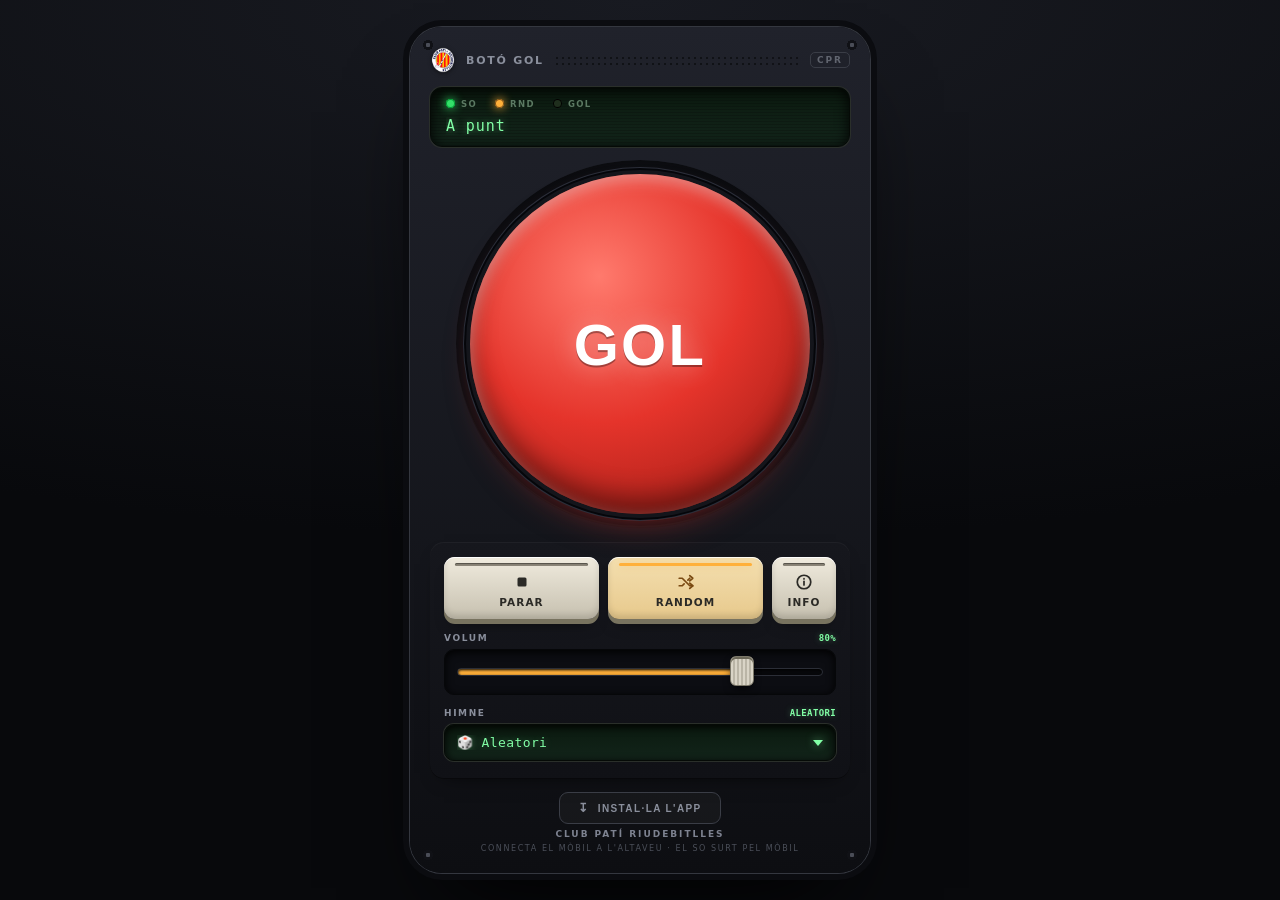
<file: index.html>
<!DOCTYPE html>
<html lang="ca">
<head>
<meta charset="utf-8">
<meta name="viewport" content="width=device-width, initial-scale=1, viewport-fit=cover, user-scalable=no">
<meta name="theme-color" content="#0e0f13">
<meta name="apple-mobile-web-app-capable" content="yes">
<meta name="mobile-web-app-capable" content="yes">
<meta name="apple-mobile-web-app-status-bar-style" content="black-translucent">
<meta name="apple-mobile-web-app-title" content="Botó Gol">
<title>Botó Gol</title>
<link rel="manifest" href="manifest.webmanifest">
<link rel="icon" href="logo.png">
<link rel="apple-touch-icon" href="icons/apple-touch-icon.png">
<link rel="stylesheet" href="style.css">
</head>
<body>

<main class="device">
  <header class="brand">
    <img class="brand-logo" src="logo.png" width="26" height="26" alt="CP Riudebitlles">
    <span class="brand-name">BOTÓ&nbsp;GOL</span>
    <span class="grille" aria-hidden="true"></span>
    <span class="brand-model">CPR</span>
  </header>

  <section class="screen">
    <div class="lamps">
      <span class="lamp"><i id="led-so" class="led led-off"></i>SO</span>
      <span class="lamp"><i id="led-rnd" class="led led-off"></i>RND</span>
      <span class="lamp"><i id="led-air" class="led led-off"></i>GOL</span>
    </div>
    <div id="bt-name" class="readout">Carregant&hellip;</div>
  </section>

  <div class="stage">
    <button id="goal" class="goal-btn" type="button">
      <svg class="goal-ring" viewBox="0 0 100 100" aria-hidden="true">
        <circle cx="50" cy="50" r="46.5" fill="none" stroke="rgba(255,255,255,.6)"
                stroke-width="1.1" stroke-linecap="round" stroke-dasharray="7 11"/>
      </svg>
      <span class="goal-label">GOL</span>
    </button>
  </div>

  <div class="deck">
    <div class="transport">
      <button id="stop" class="key key-stop" type="button">
        <svg class="ico" viewBox="0 0 24 24" fill="currentColor" aria-hidden="true"><rect x="6" y="6" width="12" height="12" rx="2"/></svg>
        PARAR
      </button>
      <button id="random" class="key key-rnd" type="button" aria-pressed="true">
        <svg class="ico" viewBox="0 0 24 24" fill="none" stroke="currentColor" stroke-width="2.3" stroke-linecap="round" stroke-linejoin="round" aria-hidden="true">
          <path d="M3 7h4l10 10h4"/><path d="M17 3.5 21 7l-4 3.5"/>
          <path d="M3 17h4l2.5-2.5"/><path d="M14.5 9.5 17 7"/><path d="M17 20.5 21 17l-4-3.5"/>
        </svg>
        RANDOM
      </button>
      <button id="help" class="key key-info" type="button" aria-label="Instruccions">
        <svg class="ico" viewBox="0 0 24 24" fill="none" stroke="currentColor" stroke-width="2.3" stroke-linecap="round" stroke-linejoin="round" aria-hidden="true">
          <circle cx="12" cy="12" r="9"/><path d="M12 11v5"/><path d="M12 7.5v.5"/>
        </svg>
        INFO
      </button>
    </div>

    <div class="row">
      <div class="cap-row"><span class="cap">VOLUM</span><span id="vol-val" class="cap val">80%</span></div>
      <div class="fader-wrap">
        <input id="vol" class="fader" type="range" min="0" max="100" value="80" aria-label="Volum">
      </div>
    </div>

    <div class="row">
      <div class="cap-row"><span class="cap">HIMNE</span><span id="sound-mode" class="cap val">ALEATORI</span></div>
      <div class="select-wrap">
        <select id="sound-select" class="lcd-select" aria-label="Tria l'himne">
          <option value="__random__">&#127922;&nbsp; Aleatori</option>
        </select>
      </div>
    </div>
  </div>

  <div class="footer">
    <button id="install" class="install" type="button" hidden>
      <span class="ico">&#8615;</span> Instal&middot;la l'app
    </button>
    <p class="club">Club Patí Riudebitlles</p>
    <p class="foot" id="foot">connecta el mòbil a l'altaveu &middot; el so surt pel mòbil</p>
  </div>
</main>

<div id="help-panel" class="veil">
  <p>El so surt <b>pel mòbil</b></p>
  <small>
    1. Connecta AQUEST mòbil a l'altaveu per Bluetooth<br>
    (Ajustos &rarr; Bluetooth &rarr; l'altaveu)<br><br>
    2. Prem GOL. Torna a prémer GOL o PARAR per aturar.<br><br>
    El volum es regula amb la barra o amb els botons del mòbil.<br><br>
    Un cop oberta amb connexió, funciona sense internet.
  </small>
  <small style="opacity:.6;margin-top:14px">toca per tancar</small>
</div>

<div id="install-panel" class="veil">
  <p>Instal&middot;la Botó Gol</p>
  <small class="plat-ios">
    Al Safari de l'iPhone o iPad:<br><br>
    1. Toca <b>Compartir</b>
    <svg viewBox="0 0 24 24" width="17" height="17" fill="none" stroke="currentColor" stroke-width="2" stroke-linecap="round" stroke-linejoin="round" style="vertical-align:-4px"><path d="M12 15V3"/><path d="m7 8 5-5 5 5"/><path d="M20 13v6a2 2 0 0 1-2 2H6a2 2 0 0 1-2-2v-6"/></svg>
    a la barra de sota<br><br>
    2. Baixa i toca <b>«Afegeix a la pantalla d'inici»</b><br><br>
    3. Toca <b>Afegeix</b>
  </small>
  <small class="plat-other">
    Al menú del navegador (⋮) tria<br>
    <b>«Instal·la l'aplicació»</b> o <b>«Afegeix a la pantalla d'inici»</b>.
  </small>
  <small style="opacity:.6;margin-top:14px">toca per tancar</small>
</div>

<div id="toast" class="toast" role="status" aria-live="polite"></div>

<script src="sounds.js"></script>
<script src="app.js"></script>
</body>
</html>
</file>
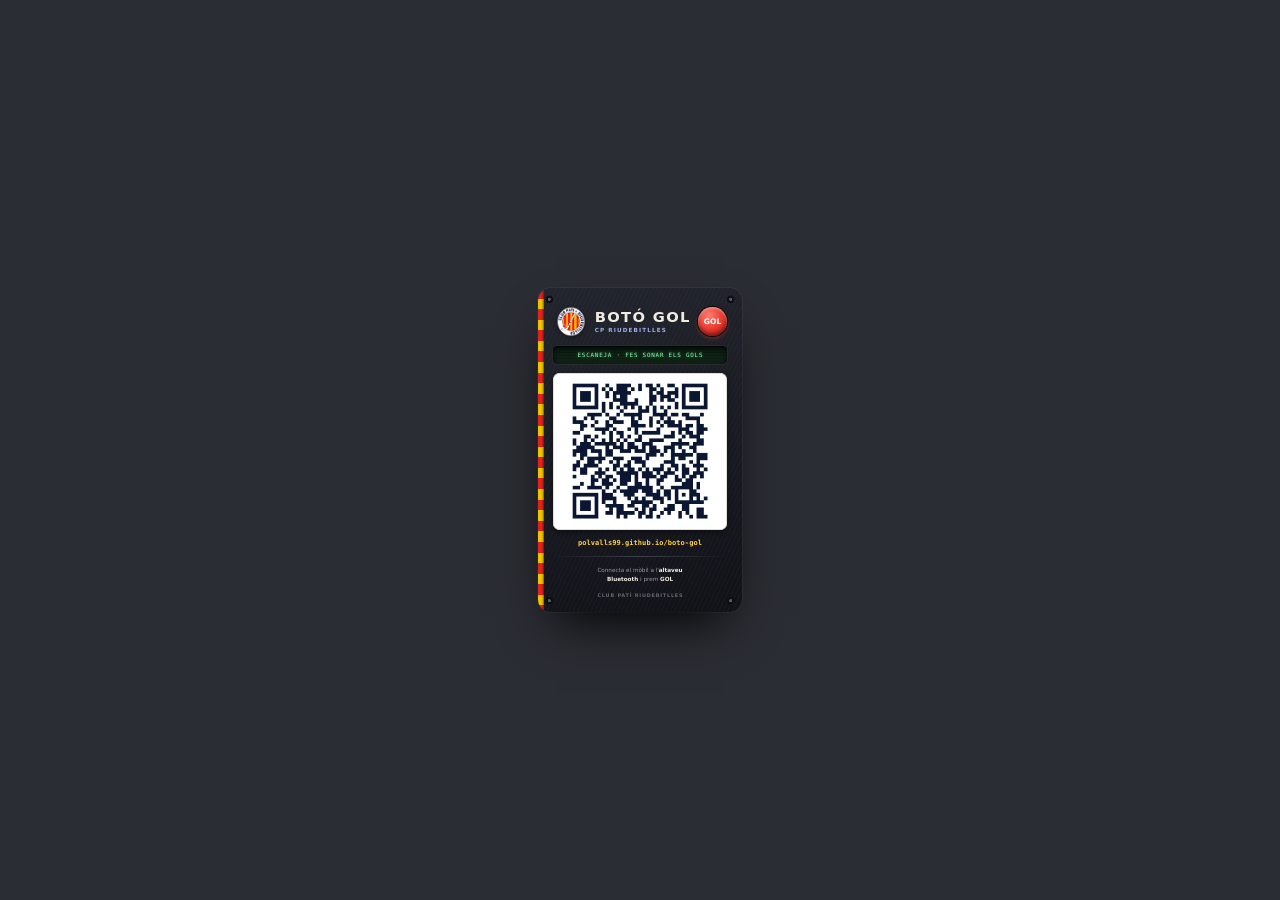
<file: card.html>
<!DOCTYPE html>
<html lang="ca">
<head>
<meta charset="utf-8">
<title>Botó Gol — targeta</title>
<style>
  /* ID-1 (targeta de crèdit) en vertical: 53.98 × 85.60 mm */
  @page { size: 53.98mm 85.6mm; margin: 0; }
  :root{
    --plate-1:#23252e; --plate-2:#111218;
    --ivory:#f1ece0; --ink-dim:#9297a4; --navy-lite:#9fb2e6;
    --red:#e5342b; --red-hi:#ff7d70; --red-lo:#8f1610;
    --gold:#ffd23f; --sen-red:#e2231a; --sen-gold:#f2c500;
    --lcd-1:#0b1a0f; --lcd-2:#12241a; --lcd-ink:#7dffa0;
    --font:"Segoe UI",system-ui,-apple-system,Roboto,Arial,sans-serif;
    --mono:ui-monospace,"SF Mono",Menlo,Consolas,monospace;
  }
  *{box-sizing:border-box;margin:0;padding:0}
  html,body{width:100%;height:100%}
  body{
    background:#2b2d34;
    display:flex;align-items:center;justify-content:center;
    font-family:var(--font);
    -webkit-print-color-adjust:exact;print-color-adjust:exact;
  }
  @media screen{ body{padding:24px} }
  @media print{ body{background:#fff} }

  .card{
    position:relative;
    width:53.98mm;height:85.6mm;
    padding:4.6mm 4mm 3.6mm;
    display:flex;flex-direction:column;gap:2.4mm;
    color:var(--ivory);
    overflow:hidden;
    border-radius:3.4mm;
    background:
      radial-gradient(circle at 3mm 3mm,#5a5d67 0 .35mm,#0e0f14 .45mm 1mm,transparent 1.05mm),
      radial-gradient(circle at calc(100% - 3mm) 3mm,#5a5d67 0 .35mm,#0e0f14 .45mm 1mm,transparent 1.05mm),
      radial-gradient(circle at 3mm calc(100% - 3mm),#5a5d67 0 .35mm,#0e0f14 .45mm 1mm,transparent 1.05mm),
      radial-gradient(circle at calc(100% - 3mm) calc(100% - 3mm),#5a5d67 0 .35mm,#0e0f14 .45mm 1mm,transparent 1.05mm),
      repeating-linear-gradient(115deg,rgba(255,255,255,.022) 0 1px,transparent 1px 4px),
      linear-gradient(165deg,var(--plate-1),var(--plate-2));
  }
  @media screen{ .card{box-shadow:0 24px 50px -18px #000,0 0 0 1px #34373f} }

  .card::before{
    content:"";position:absolute;left:0;top:0;bottom:0;width:1.7mm;
    background:repeating-linear-gradient(180deg,var(--sen-red) 0 2.8mm,var(--sen-gold) 2.8mm 5.6mm);
    box-shadow:inset -1px 0 2px rgba(0,0,0,.5);
  }

  .head{display:flex;align-items:center;gap:2mm;padding-left:.6mm}
  .badge{width:8.4mm;height:8.4mm;object-fit:contain;filter:drop-shadow(0 .3mm .6mm rgba(0,0,0,.6))}
  .titles{flex:1;min-width:0}
  .titles .t1{font-weight:900;letter-spacing:.09em;font-size:3.9mm;line-height:1}
  .titles .t2{margin-top:.6mm;font-size:1.5mm;letter-spacing:.2em;
    color:var(--navy-lite);font-weight:800}
  .gol{
    flex:0 0 auto;width:7.6mm;height:7.6mm;border-radius:50%;
    display:flex;align-items:center;justify-content:center;
    color:#fff;font-weight:900;font-size:2mm;line-height:1;
    background:radial-gradient(circle at 38% 30%,var(--red-hi),var(--red) 55%,var(--red-lo));
    box-shadow:0 0 0 .3mm #0b0c10,inset 0 .4mm .6mm rgba(255,255,255,.4),
      inset 0 -.6mm 1mm rgba(0,0,0,.4),0 .6mm 1.2mm rgba(229,52,43,.5);
  }

  /* tira LCD — text-indent = letter-spacing perquè quedi centrat */
  .lcd{
    position:relative;overflow:hidden;border-radius:1.2mm;padding:1.5mm 2mm;
    text-align:center;text-indent:.14em;
    background:linear-gradient(180deg,var(--lcd-1),var(--lcd-2));
    box-shadow:inset 0 .3mm 1.2mm #000,0 0 0 .2mm #2a2f2a;
    font-family:var(--mono);color:var(--lcd-ink);
    font-size:1.55mm;letter-spacing:.14em;
    text-shadow:0 0 1mm rgba(125,255,160,.5);
  }
  .lcd span{position:relative;z-index:1}
  .lcd::after{content:"";position:absolute;inset:0;
    background:repeating-linear-gradient(rgba(0,0,0,.16) 0 1px,transparent 1px 3px)}

  .qrbox{
    flex:1;min-height:0;display:flex;align-items:center;justify-content:center;
    background:#fff;border-radius:1.8mm;padding:2mm;
    box-shadow:inset 0 0 0 .2mm #d7d3c6,0 .6mm 1.6mm rgba(0,0,0,.45);
  }
  .qrbox img{max-width:100%;max-height:100%;object-fit:contain}

  .url{text-align:center;font-family:var(--mono);font-weight:600;font-size:1.85mm;
    letter-spacing:.01em;color:var(--gold);word-break:break-all}
  .rule{height:.25mm;background:linear-gradient(90deg,transparent,#3f424c 50%,transparent)}
  .hint{text-align:center;font-size:1.5mm;line-height:1.5;color:var(--ink-dim);
    max-width:40mm;margin:0 auto;text-wrap:balance}
  .hint b{color:var(--ivory)}
  .foot{text-align:center;text-indent:.16em;font-size:1.3mm;font-weight:800;
    text-transform:uppercase;letter-spacing:.16em;color:#63676f}
</style>
</head>
<body>
  <div class="card">
    <div class="head">
      <img class="badge" src="[data-uri]" alt="CP Riudebitlles">
      <div class="titles">
        <div class="t1">BOTÓ&nbsp;GOL</div>
        <div class="t2">CP&nbsp;RIUDEBITLLES</div>
      </div>
      <div class="gol">GOL</div>
    </div>

    <div class="lcd"><span>ESCANEJA &middot; FES SONAR ELS GOLS</span></div>

    <div class="qrbox"><img src="[data-uri]" alt="QR polvalls99.github.io/boto-gol"></div>

    <div class="url">polvalls99.github.io/boto-gol</div>
    <div class="rule"></div>
    <div class="hint">Connecta el m&ograve;bil a l'<b>altaveu Bluetooth</b> i prem <b>GOL</b></div>
    <div class="foot">Club Pat&iacute; Riudebitlles</div>
  </div>
</body>
</html>
</file>
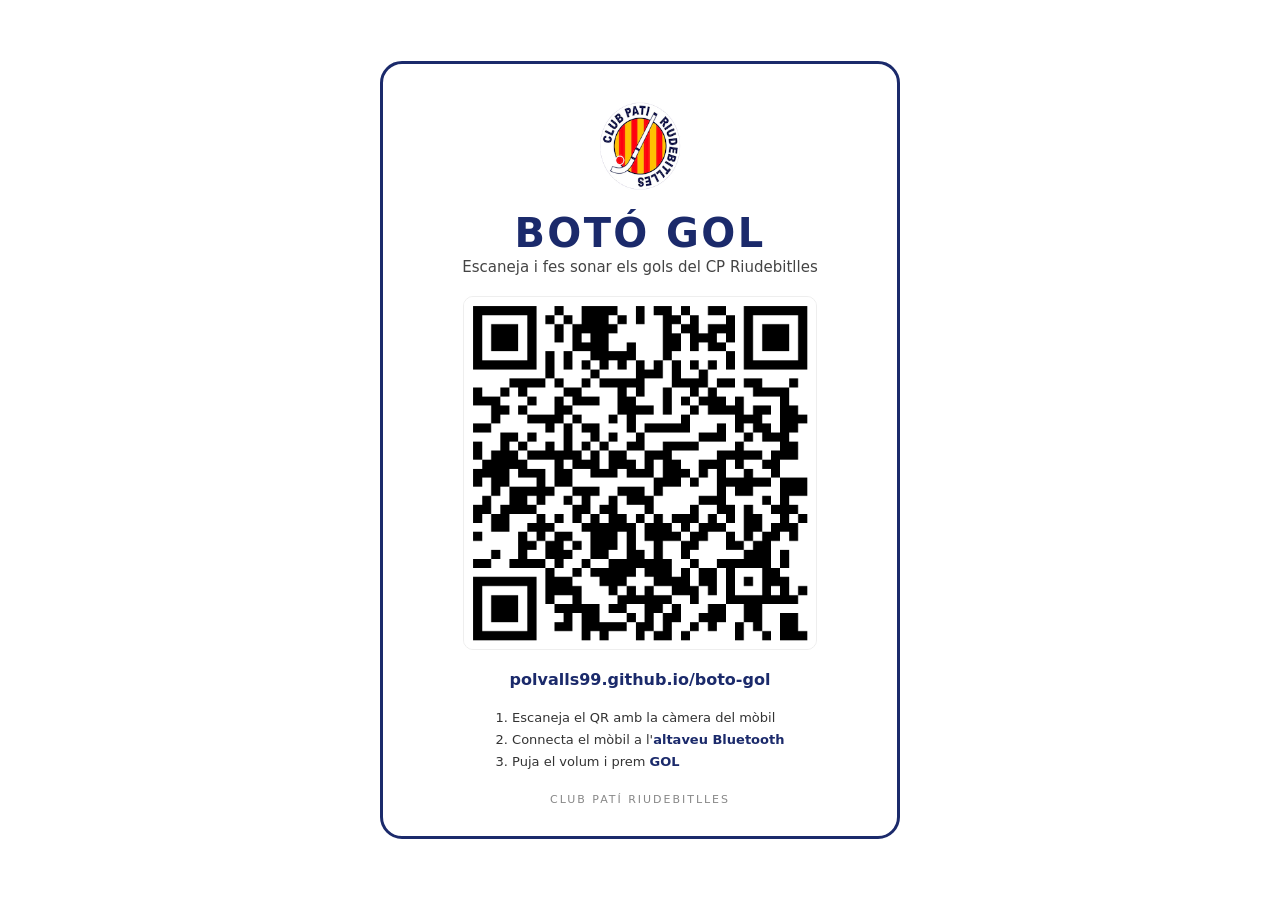
<file: print.html>
<!DOCTYPE html><html lang="ca"><head><meta charset="utf-8">
<title>Botó Gol — full</title><style>
@page{margin:14mm}*{box-sizing:border-box;margin:0}
body{font-family:"Segoe UI",system-ui,Arial,sans-serif;color:#111;background:#fff;
  display:flex;min-height:100vh;align-items:center;justify-content:center;padding:24px}
.card{width:100%;max-width:520px;text-align:center;border:3px solid #1b2a6b;border-radius:22px;padding:34px 30px 30px}
.logo{width:96px;height:96px;object-fit:contain}
h1{font-size:40px;letter-spacing:.06em;color:#1b2a6b;margin:12px 0 2px}
.sub{font-size:15px;color:#444;margin-bottom:20px}
.qr{width:min(78%,360px);border:1px solid #eee;border-radius:10px}
.url{margin-top:16px;font-size:16px;font-weight:700;color:#1b2a6b;word-break:break-all}
.steps{margin-top:18px;font-size:13px;line-height:1.7;color:#333;text-align:left;display:inline-block}
.steps b{color:#1b2a6b}
.foot{margin-top:20px;font-size:11px;letter-spacing:.18em;text-transform:uppercase;color:#888}
</style></head><body><div class="card">
<img class="logo" src="[data-uri]" alt="CP Riudebitlles"><h1>BOTÓ GOL</h1>
<div class="sub">Escaneja i fes sonar els gols del CP Riudebitlles</div>
<img class="qr" src="[data-uri]" alt="QR polvalls99.github.io/boto-gol"><div class="url">polvalls99.github.io/boto-gol</div>
<div class="steps">1. Escaneja el QR amb la c&agrave;mera del m&ograve;bil<br>
2. Connecta el m&ograve;bil a l'<b>altaveu Bluetooth</b><br>
3. Puja el volum i prem <b>GOL</b></div>
<div class="foot">Club Pat&iacute; Riudebitlles</div></div></body></html>
</file>
<file: style.css>
/* Botó Gol — comandament. Aparell d'àudio retro: xassís fosc, pantalla LCD,
   tecles de transport de marfil i un botó GOL gros dins d'un allotjament fresat.
   Disseny compromès amb el mode fosc (és un aparell, no un document). */
:root{
  --chassis-top:#20222b;
  --chassis-bot:#0d0e12;
  --panel:#16171d;
  --ink:#e9e7df;
  --ink-dim:#8a8f9c;
  --lcd-1:#0b1a0f;
  --lcd-2:#12241a;
  --lcd-ink:#82ffa6;
  --ivory:#f0ebde;
  --ivory-lo:#c6c0af;
  --ivory-skirt:#78735f;
  --red:#e5342b;
  --red-hi:#ff7a6d;
  --red-lo:#8f1610;
  --amber:#ffb03a;
  --cyan:#3ec6da;
  --accent:#ffd23f;
  --sp:clamp(8px,1.5vh,14px);
  --font:"Segoe UI",system-ui,-apple-system,Roboto,"Helvetica Neue",sans-serif;
  --mono:ui-monospace,"SF Mono",Menlo,Consolas,"DejaVu Sans Mono",monospace;
}

*{box-sizing:border-box;margin:0;padding:0;-webkit-tap-highlight-color:transparent}

html,body{height:100%}
body{
  position:fixed;inset:0;overflow:hidden;
  font-family:var(--font);color:var(--ink);
  background:#08090c;
  display:flex;align-items:center;justify-content:center;
  overscroll-behavior:none;touch-action:manipulation;
  -webkit-user-select:none;user-select:none;
}

/* ---------------- xassís ---------------- */
.device{
  --pad:clamp(14px,3.4vw,20px);
  width:100%;max-width:460px;height:100%;
  display:grid;
  grid-template-rows:auto auto minmax(0,1fr) auto auto;
  gap:var(--sp);
  padding:
    calc(var(--pad) + env(safe-area-inset-top)) var(--pad)
    calc(var(--pad) + env(safe-area-inset-bottom));
  overflow:hidden;
  background:
    radial-gradient(circle at 18px 18px,#4a4d57 0 2px,#101116 2.5px 5px,transparent 5px),
    radial-gradient(circle at calc(100% - 18px) 18px,#4a4d57 0 2px,#101116 2.5px 5px,transparent 5px),
    radial-gradient(circle at 18px calc(100% - 18px),#4a4d57 0 2px,#101116 2.5px 5px,transparent 5px),
    radial-gradient(circle at calc(100% - 18px) calc(100% - 18px),#4a4d57 0 2px,#101116 2.5px 5px,transparent 5px),
    linear-gradient(180deg,var(--chassis-top),var(--chassis-bot));
}
@media (min-width:480px) and (min-height:640px){
  body{padding:20px;background:radial-gradient(120% 60% at 50% 0%,#191b22,#08090c)}
  .device{
    height:min(900px,94vh);border-radius:32px;
    box-shadow:0 0 0 1px #34373f,0 0 0 7px #0b0c10,0 50px 90px -35px #000;
  }
}

/* ---------------- capçalera ---------------- */
.brand{display:flex;align-items:center;gap:10px;
  font-weight:800;letter-spacing:.16em;font-size:11px;color:var(--ink-dim)}
.brand-logo{width:26px;height:26px;flex:0 0 auto;
  filter:drop-shadow(0 1px 2px rgba(0,0,0,.55))}
.brand-name{flex:0 0 auto}
.grille{flex:1;height:10px;border-radius:2px;opacity:.45;
  background:radial-gradient(circle,#000 1px,transparent 1.5px) 0 0/6px 6px}
.brand-model{flex:0 0 auto;font-size:9px;letter-spacing:.22em;color:#61656f;
  border:1px solid #3a3d46;border-radius:5px;padding:2px 6px}

/* ---------------- pantalla LCD ---------------- */
.screen{
  position:relative;overflow:hidden;border-radius:12px;
  padding:11px 15px;display:flex;flex-direction:column;gap:8px;
  background:linear-gradient(180deg,var(--lcd-1),var(--lcd-2));
  border:1px solid #050a06;
  box-shadow:0 2px 14px #000 inset,0 0 0 1px #2a2f2a,0 1px 0 rgba(255,255,255,.04);
}
.screen::after{content:"";position:absolute;inset:0;pointer-events:none;
  background:repeating-linear-gradient(rgba(0,0,0,.18) 0 1px,transparent 1px 3px);
  mix-blend-mode:multiply}
.lamps{position:relative;z-index:1;display:flex;gap:18px}
.lamp{display:flex;align-items:center;gap:6px;
  font-size:8.5px;letter-spacing:.16em;font-weight:800;color:#5c7a63}
.led{width:9px;height:9px;border-radius:50%;background:#1f2e1d;
  box-shadow:0 0 0 1px #000 inset;flex:0 0 auto;transition:background .2s,box-shadow .2s}
.led-off{background:#1f2e1d}
.led-green{background:#34e06a;box-shadow:0 0 10px #34e06a,0 0 0 1px #093 inset}
.led-amber{background:var(--amber);box-shadow:0 0 10px var(--amber),0 0 0 1px #7a4d16 inset}
.led-red{background:#ff5145;box-shadow:0 0 11px #ff5145,0 0 0 1px #7a1712 inset}
.blink{animation:blink 1s steps(1) infinite}
@keyframes blink{50%{opacity:.28}}
.readout{position:relative;z-index:1;font-family:var(--mono);
  font-size:15px;letter-spacing:.06em;color:var(--lcd-ink);
  text-shadow:0 0 9px rgba(130,255,166,.45);
  white-space:nowrap;overflow:hidden;text-overflow:ellipsis}

/* ---------------- HERO: GOL dins l'allotjament ---------------- */
.stage{position:relative;min-height:0;display:grid;place-items:center}
.stage::before{
  content:"";position:absolute;
  height:min(100%,88vw,410px);width:auto;aspect-ratio:1;
  border-radius:50%;
  background:
    radial-gradient(circle,transparent 61%,rgba(0,0,0,.30) 62% 65%,transparent 66%),
    radial-gradient(circle at 50% 42%,#22242d,#0f1015 72%);
  box-shadow:inset 0 10px 26px rgba(0,0,0,.55),inset 0 -2px 0 rgba(255,255,255,.03);
}
.goal-btn{
  position:relative;z-index:1;
  width:auto;height:min(100%,74vw,340px);aspect-ratio:1;
  border:none;border-radius:50%;cursor:pointer;color:#fff;
  background:radial-gradient(circle at 38% 30%,var(--red-hi),var(--red) 46%,var(--red-lo) 100%);
  box-shadow:
    0 0 0 4px #14151b,0 0 0 6px #05060a,0 0 0 7px #2b2e39,
    0 18px 34px -12px rgba(229,52,43,.5),
    0 7px 0 #6d0f0a,
    inset 0 6px 16px rgba(255,255,255,.4),
    inset 0 -16px 26px rgba(0,0,0,.42);
  transition:transform .07s ease,box-shadow .07s ease;
}
.goal-label{position:relative;z-index:2;font-weight:900;letter-spacing:.04em;
  font-size:clamp(30px,13vw,58px);
  text-shadow:0 2px 0 rgba(0,0,0,.32),0 0 26px rgba(255,255,255,.4)}
.goal-ring{position:absolute;inset:3%;width:94%;height:94%;
  overflow:visible;opacity:0;transform:scale(.92);
  transition:opacity .25s ease,transform .25s ease;
  filter:drop-shadow(0 0 3px rgba(255,255,255,.28))}
.goal-btn.is-playing .goal-ring{opacity:.9;transform:scale(1);
  animation:spin 3.2s linear infinite}
.goal-btn:active{transform:translateY(6px);
  box-shadow:
    0 0 0 4px #14151b,0 0 0 6px #05060a,0 0 0 7px #2b2e39,
    0 8px 16px -10px rgba(229,52,43,.5),
    0 2px 0 #6d0f0a,
    inset 0 6px 16px rgba(255,255,255,.28),inset 0 -12px 20px rgba(0,0,0,.46)}
@keyframes spin{to{rotate:360deg}}

/* ---------------- taula de control ---------------- */
.deck{
  display:flex;flex-direction:column;gap:var(--sp);
  padding:calc(var(--sp) + 2px) clamp(10px,3vw,14px) calc(var(--sp) + 4px);
  border-radius:14px;
  background:linear-gradient(180deg,var(--panel),#101116);
  box-shadow:
    0 1px 0 rgba(255,255,255,.04) inset,
    0 -1px 0 rgba(0,0,0,.5) inset,
    0 8px 20px -14px #000;
}

.transport{display:flex;gap:9px}
.key{
  position:relative;flex:1;min-width:0;
  border:none;border-radius:11px;
  padding:16px 6px 11px;
  display:flex;flex-direction:column;align-items:center;gap:5px;
  font-family:var(--font);font-weight:800;font-size:10.5px;letter-spacing:.1em;
  color:#2b2a26;cursor:pointer;
  background:linear-gradient(180deg,var(--ivory),var(--ivory-lo));
  box-shadow:
    0 1px 0 rgba(255,255,255,.9) inset,
    0 -4px 6px rgba(0,0,0,.13) inset,
    0 5px 0 var(--ivory-skirt),
    0 11px 16px -9px rgba(0,0,0,.7);
  transition:transform .05s ease;
}
.key .ico{width:18px;height:18px}
.key::before{content:"";position:absolute;left:11px;right:11px;top:6px;height:3px;
  border-radius:2px;background:#8b8578;box-shadow:0 1px 1px rgba(0,0,0,.4) inset;
  transition:background .2s,box-shadow .2s}
.key.lit::before{background:var(--key-accent,#8b8578);
  box-shadow:0 0 9px -1px var(--key-accent,transparent)}
.key:active{transform:translateY(5px);
  box-shadow:
    0 1px 0 rgba(255,255,255,.9) inset,
    0 -3px 6px rgba(0,0,0,.13) inset,
    0 1px 0 var(--ivory-skirt),
    0 3px 7px -4px rgba(0,0,0,.6)}
.key-stop{--key-accent:var(--red)}
.key-rnd{--key-accent:var(--amber)}
.key-info{--key-accent:var(--cyan);flex:0 0 64px}
.key-rnd[aria-pressed="true"]{background:linear-gradient(180deg,#f4dfb0,#e7c98c)}
.key-rnd[aria-pressed="true"] .ico{color:#7a4a12}

.row{display:flex;flex-direction:column;gap:6px}
.cap{font-size:9px;letter-spacing:.18em;color:var(--ink-dim);font-weight:800}
.cap-row{display:flex;justify-content:space-between;align-items:baseline}
.cap-row .cap.val{color:var(--lcd-ink);font-family:var(--mono);letter-spacing:.04em;
  text-shadow:0 0 6px rgba(130,255,166,.35)}

/* fader amb tram omplert */
.fader-wrap{padding:9px 12px;border-radius:10px;background:#0c0d12;
  border:1px solid #060709;box-shadow:0 2px 8px #000 inset}
.fader{-webkit-appearance:none;appearance:none;display:block;
  width:100%;height:26px;background:transparent;cursor:pointer}
.fader::-webkit-slider-runnable-track{height:8px;border-radius:5px;border:1px solid #2b2e37;
  background:linear-gradient(90deg,var(--amber) 0 var(--v,60%),#07080b var(--v,60%) 100%);
  box-shadow:0 1px 3px #000 inset}
.fader::-moz-range-track{height:8px;border-radius:5px;border:1px solid #2b2e37;
  background:#07080b;box-shadow:0 1px 3px #000 inset}
.fader::-moz-range-progress{height:8px;border-radius:5px;background:var(--amber)}
.fader::-webkit-slider-thumb{-webkit-appearance:none;appearance:none;margin-top:-13px;
  width:24px;height:30px;border-radius:6px;border:1px solid #7c7869;
  background:
    repeating-linear-gradient(90deg,#d9d4c6 0 2px,#bab5a6 2px 4px),
    linear-gradient(180deg,#f2eee2,#b9b4a6);
  box-shadow:0 4px 10px -3px #000,0 2px 0 #6c6858 inset}
.fader::-moz-range-thumb{width:24px;height:30px;border-radius:6px;border:1px solid #7c7869;
  background:repeating-linear-gradient(90deg,#d9d4c6 0 2px,#bab5a6 2px 4px);
  box-shadow:0 4px 10px -3px #000}

/* selector LCD */
.select-wrap{position:relative}
.select-wrap::after{content:"";position:absolute;right:13px;top:50%;
  transform:translateY(-50%);pointer-events:none;
  width:0;height:0;border-left:5px solid transparent;border-right:5px solid transparent;
  border-top:6px solid var(--lcd-ink);filter:drop-shadow(0 0 4px rgba(130,255,166,.5))}
.lcd-select{-webkit-appearance:none;appearance:none;width:100%;
  font-family:var(--mono);font-size:13px;letter-spacing:.03em;color:var(--lcd-ink);
  text-shadow:0 0 8px rgba(130,255,166,.32);
  background:linear-gradient(180deg,var(--lcd-1),var(--lcd-2));
  border:1px solid #050a06;border-radius:10px;
  padding:10px 32px 10px 12px;box-shadow:0 2px 8px #000 inset,0 0 0 1px #2a2f2a}
.lcd-select option{background:#12241a;color:#dfffe9}

/* ---------------- peu (instal·lar + llegenda) ---------------- */
.footer{display:flex;flex-direction:column;align-items:center;gap:5px}
.club{font-size:9px;letter-spacing:.22em;text-transform:uppercase;font-weight:800;
  color:#7d8290}
.install{
  appearance:none;border:1px solid #3a3d46;border-radius:9px;
  background:rgba(255,255,255,.03);color:var(--ink-dim);
  font-weight:700;font-size:10px;letter-spacing:.14em;text-transform:uppercase;
  padding:8px 18px;display:inline-flex;align-items:center;gap:8px;cursor:pointer;
  transition:transform .05s ease,background .2s;
}
.install[hidden]{display:none}
[hidden]{display:none !important}
.install .ico{font-size:12px}
.install:active{transform:translateY(1px)}
.foot{font-size:8px;letter-spacing:.2em;color:#4b4f59;text-transform:uppercase;text-align:center}

/* ---------------- overlays ---------------- */
.veil{position:fixed;inset:0;z-index:50;background:rgba(6,7,10,.95);
  display:none;flex-direction:column;align-items:center;justify-content:center;
  gap:10px;text-align:center;padding:34px}
.veil.show{display:flex}
.veil p{font-size:18px;font-weight:800;letter-spacing:.05em}
.veil small{color:var(--ink-dim);letter-spacing:.05em;line-height:1.75;font-size:13px;max-width:19em}
.plat-ios,.plat-other{display:none}
body[data-plat="ios"] .plat-ios{display:block}
body[data-plat="other"] .plat-other{display:block}

.toast{position:fixed;left:50%;bottom:calc(20px + env(safe-area-inset-bottom));
  transform:translate(-50%,18px);
  background:var(--red);color:#fff;font-weight:700;font-size:13px;
  padding:10px 16px;border-radius:10px;opacity:0;pointer-events:none;
  transition:opacity .2s,transform .2s;max-width:88vw;text-align:center;
  box-shadow:0 12px 34px -12px #000}
.toast.show{opacity:1;transform:translate(-50%,0)}

:focus-visible{outline:2px solid var(--accent);outline-offset:3px}

@media (prefers-reduced-motion:reduce){
  *{animation-duration:.001ms !important;animation-iteration-count:1 !important}
}

/* mòbils curts: compacta el necessari perquè tot càpiga sense scroll */
@media (max-height:660px){
  .device{--sp:8px}
  .screen{padding:9px 13px;gap:6px}
  .readout{font-size:13px}
  .key{padding:12px 6px 8px}
  .deck{padding:9px 11px 11px}
  .foot{display:none}
}
</file>
